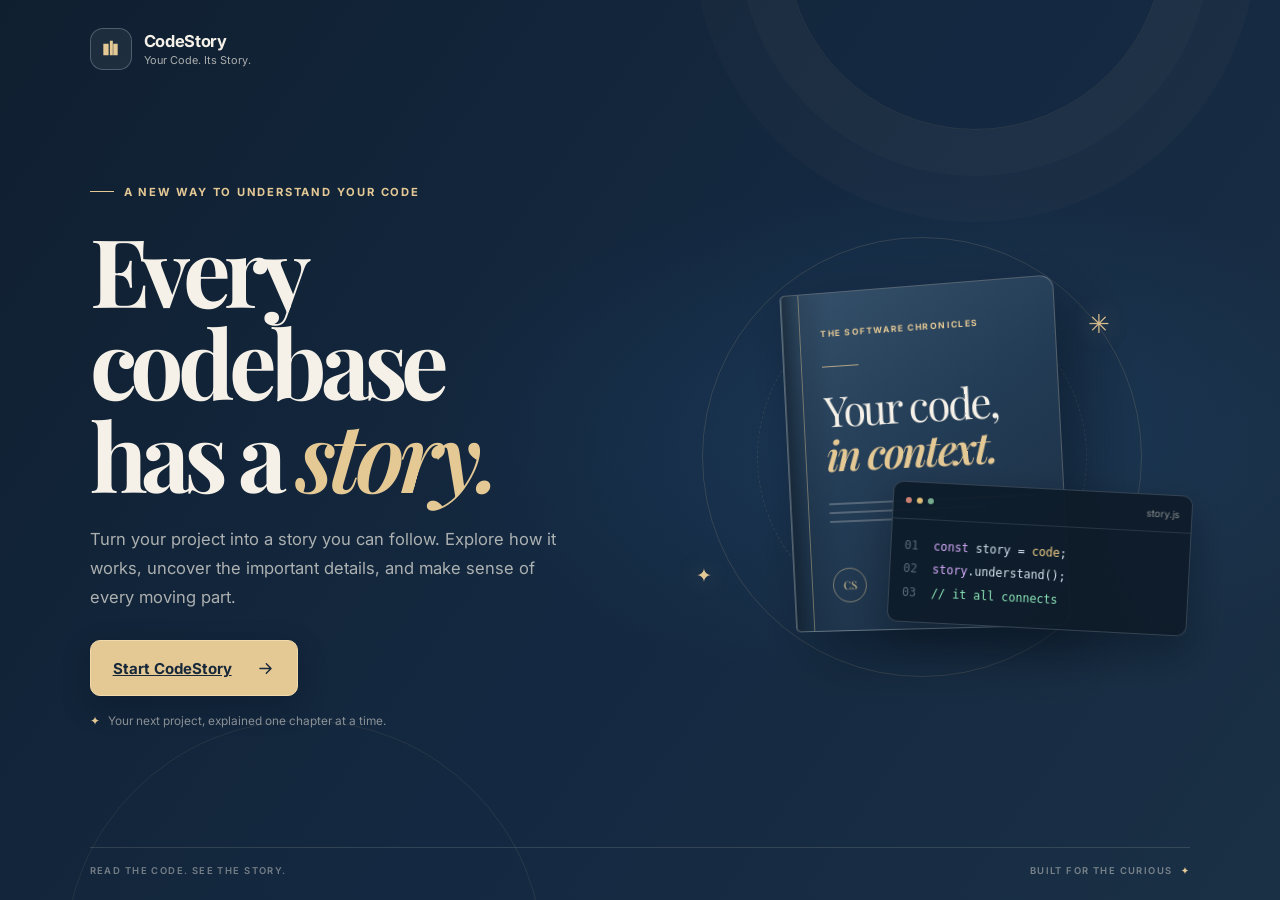
<file: index.html>
<!DOCTYPE html>
<html lang="en">
  <head>
    <meta charset="UTF-8" />
    <meta name="viewport" content="width=device-width, initial-scale=1.0" />
    <meta name="theme-color" content="#142941" />
    <title>CodeStory - Your Code. Its Story.</title>
    <link rel="preconnect" href="https://fonts.googleapis.com" />
    <link rel="preconnect" href="https://fonts.gstatic.com" crossorigin />
    <link href="https://fonts.googleapis.com/css2?family=Inter:wght@400;500;600;700;800&family=Libre+Baskerville:wght@400;700&family=Playfair+Display:wght@600;700;800;900&display=swap" rel="stylesheet" />
    <link rel="stylesheet" href="css/pages/splash.css" />
  </head>
  <body>
    <main class="splash-screen" id="splash-screen" aria-labelledby="splash-title">
      <div class="splash-glow splash-glow-one" aria-hidden="true"></div>
      <div class="splash-glow splash-glow-two" aria-hidden="true"></div>
      <header class="splash-brand">
        <span class="splash-brand-mark" aria-hidden="true">
          <svg viewBox="0 0 64 64"><path d="M15 18.5h10v27H15zm24 0h10v27H39zm-8.5-7h7v34h-7zm-10 7h7v27h-7zm18 0h7v27h-7z" fill="currentColor"/></svg>
        </span>
        <span class="splash-brand-copy"><strong>CodeStory</strong><small>Your Code. Its Story.</small></span>
      </header>

      <div class="splash-content">
        <section class="splash-intro">
          <p class="splash-eyebrow"><span></span> A new way to understand your code</p>
          <h1 id="splash-title">Every codebase<br />has a <em>story.</em></h1>
          <p class="splash-description">Turn your project into a story you can follow. Explore how it works, uncover the important details, and make sense of every moving part.</p>
          <a class="splash-start-button" href="dashboard.html">
            <span>Start CodeStory</span>
            <svg viewBox="0 0 24 24" aria-hidden="true"><path d="M5 12h14m0 0-6-6m6 6-6 6" fill="none" stroke="currentColor" stroke-width="1.8" stroke-linecap="round" stroke-linejoin="round"/></svg>
          </a>
          <p class="splash-note"><span aria-hidden="true">✦</span> Your next project, explained one chapter at a time.</p>
        </section>

        <div class="splash-art" aria-hidden="true">
          <div class="splash-orbit splash-orbit-outer"></div>
          <div class="splash-orbit splash-orbit-inner"></div>
          <div class="splash-art-book">
            <span class="splash-book-spine"></span>
            <span class="splash-book-kicker">THE SOFTWARE CHRONICLES</span>
            <span class="splash-book-rule"></span>
            <span class="splash-book-title">Your code,<br /><em>in context.</em></span>
            <span class="splash-book-lines"><i></i><i></i><i></i></span>
            <span class="splash-book-mark">CS</span>
          </div>
          <div class="splash-code-card">
            <div class="splash-code-top"><span></span><span></span><span></span><small>story.js</small></div>
            <code><b>01</b> <i>const</i> story = <em>code</em>;<br /><b>02</b> <i>story</i>.understand();<br /><b>03</b> <strong>// it all connects</strong></code>
          </div>
          <span class="splash-spark splash-spark-one">✳</span>
          <span class="splash-spark splash-spark-two">✦</span>
        </div>
      </div>

      <footer class="splash-footer"><span>READ THE CODE. SEE THE STORY.</span><span>BUILT FOR THE CURIOUS <b>✦</b></span></footer>
    </main>
  </body>
</html>
</file>
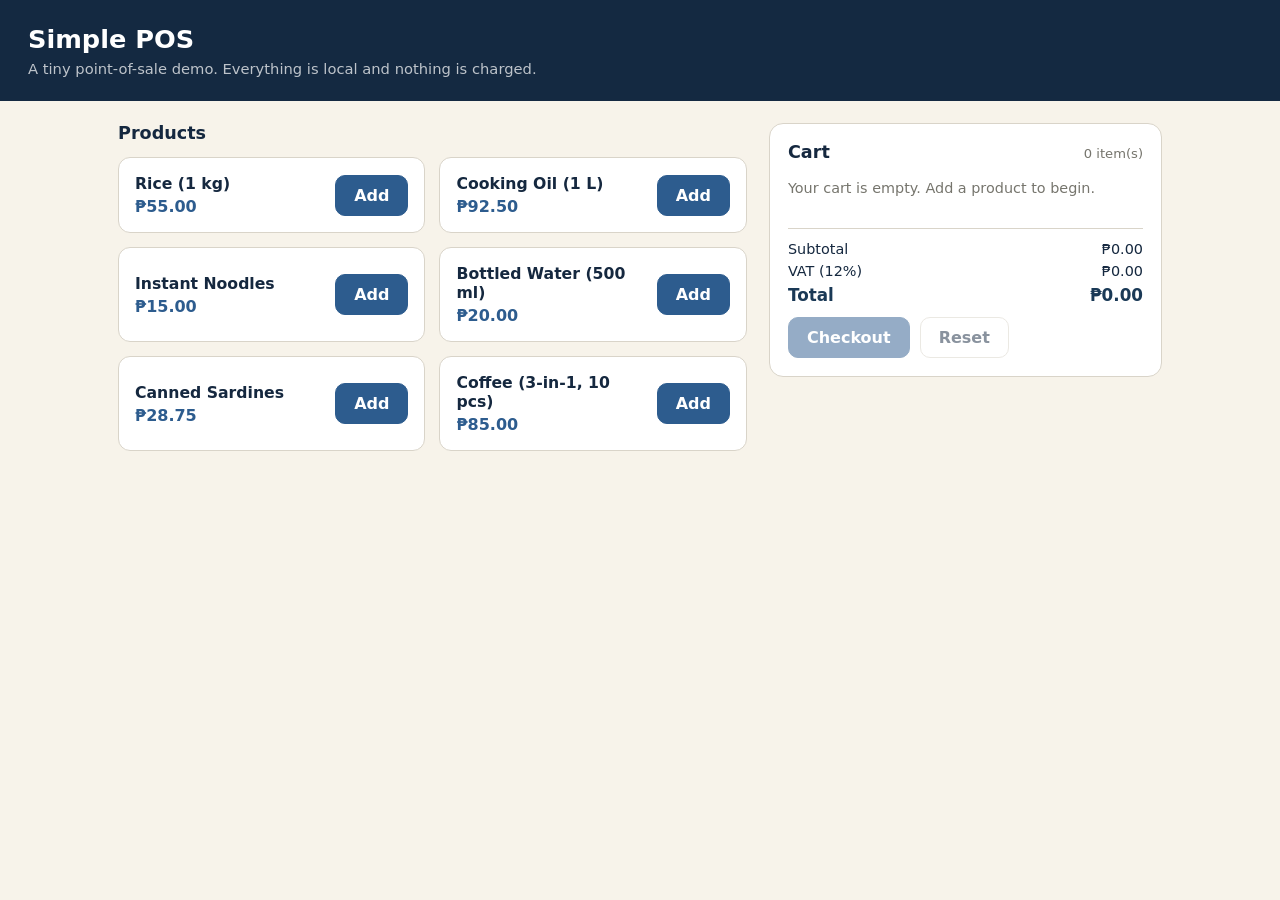
<file: simple-pos-demo/index.html>
<!DOCTYPE html>
<html lang="en">

<head>
  <meta charset="UTF-8" />
  <meta name="viewport" content="width=device-width, initial-scale=1.0" />
  <title>Simple POS - CodeStory Demo</title>
  <link rel="stylesheet" href="css/style.css" />
</head>

<body>
  <header class="pos-header">
    <h1>Simple POS</h1>
    <p>A tiny point-of-sale demo. Everything is local and nothing is charged.</p>
  </header>

  <main class="pos-layout">
    <section class="pos-products" aria-labelledby="productsHeading">
      <h2 id="productsHeading">Products</h2>
      <div class="product-grid" id="productGrid"></div>
    </section>

    <section class="pos-cart" aria-labelledby="cartHeading">
      <div class="cart-header">
        <h2 id="cartHeading">Cart</h2>
        <span class="cart-count"><span id="itemCount">0</span> item(s)</span>
      </div>

      <p class="cart-empty" id="cartEmpty">Your cart is empty. Add a product to begin.</p>
      <ul class="cart-lines" id="cartLines"></ul>

      <div class="cart-totals">
        <p><span>Subtotal</span><span id="subtotalValue">&#8369;0.00</span></p>
        <p><span id="vatLabel">VAT (12%)</span><span id="vatValue">&#8369;0.00</span></p>
        <p class="cart-total"><span>Total</span><span id="totalValue">&#8369;0.00</span></p>
      </div>

      <div class="cart-actions">
        <button class="pos-button primary" type="button" id="checkoutButton" disabled>Checkout</button>
        <button class="pos-button" type="button" id="resetButton" disabled>Reset</button>
      </div>
    </section>
  </main>

  <section class="pos-receipt" id="receipt" aria-live="polite" hidden></section>

  <script type="module" src="js/app.js"></script>
</body>

</html>
</file>
<file: css/pages/splash.css>
﻿/* CodeStory - pages/splash.css
   Styles for the landing / splash screen (index.html). */

* { box-sizing: border-box; }

html, body {
  min-height: 100%;
  margin: 0;
  font-family: 'Inter', sans-serif;
}

body {
  min-height: 100vh;
}

.splash-screen {
  --splash-ink: #f5f1e8;
  --splash-muted: rgba(245, 241, 232, 0.68);
  position: relative;
  isolation: isolate;
  display: flex;
  flex-direction: column;
  min-height: 100vh;
  min-height: 100svh;
  overflow: hidden;
  padding: 28px clamp(24px, 7vw, 108px) 24px;
  background:
    radial-gradient(ellipse at 72% 48%, rgba(45, 92, 142, 0.26), transparent 38%),
    linear-gradient(125deg, #101f30 0%, #142941 54%, #1a3045 100%);
  color: var(--splash-ink);
}

.splash-glow {
  position: absolute;
  z-index: -1;
  width: 380px;
  height: 380px;
  border: 1px solid rgba(229, 202, 147, 0.09);
  border-radius: 50%;
  pointer-events: none;
}

.splash-glow-one {
  top: -250px;
  right: 9%;
  box-shadow: 0 0 0 46px rgba(229, 202, 147, 0.025), 0 0 0 92px rgba(229, 202, 147, 0.02);
}

.splash-glow-two {
  bottom: -300px;
  left: 5%;
  width: 480px;
  height: 480px;
}

.splash-brand {
  display: inline-flex;
  align-items: center;
  gap: 12px;
  align-self: flex-start;
}

.splash-brand-mark {
  display: grid;
  width: 42px;
  height: 42px;
  place-items: center;
  border: 1px solid rgba(223, 234, 249, 0.25);
  border-radius: 13px;
  background: rgba(255, 255, 255, 0.06);
  color: #e5c995;
}

.splash-brand-mark svg {
  width: 27px;
  height: 27px;
}

.splash-brand-copy strong,
.splash-brand-copy small {
  display: block;
}

.splash-brand-copy strong {
  font-size: 1.03rem;
  letter-spacing: -0.02em;
}

.splash-brand-copy small {
  margin-top: 2px;
  color: var(--splash-muted);
  font-size: 0.68rem;
}

.splash-content {
  display: grid;
  grid-template-columns: minmax(0, 0.95fr) minmax(360px, 1.05fr);
  align-items: center;
  gap: clamp(28px, 6vw, 96px);
  width: min(1180px, 100%);
  flex: 1;
  margin: 0 auto;
  padding: 44px 0 48px;
}

.splash-intro {
  max-width: 570px;
}

.splash-eyebrow {
  display: flex;
  align-items: center;
  gap: 10px;
  margin: 0 0 24px;
  color: #e5c995;
  font-size: 0.7rem;
  font-weight: 700;
  letter-spacing: 0.16em;
  text-transform: uppercase;
}

.splash-eyebrow span {
  width: 24px;
  height: 1px;
  background: currentColor;
}

.splash-intro h1 {
  margin: 0;
  color: var(--splash-ink);
  font-family: 'Playfair Display', Georgia, serif;
  font-size: clamp(3.7rem, 7.4vw, 6.6rem);
  font-weight: 700;
  letter-spacing: -0.065em;
  line-height: 0.98;
}

.splash-intro h1 em {
  color: #e5c995;
  font-weight: 600;
}

.splash-description {
  max-width: 470px;
  margin: 24px 0 28px;
  color: var(--splash-muted);
  font-size: clamp(0.95rem, 1.3vw, 1.08rem);
  line-height: 1.75;
}

.splash-start-button {
  display: inline-flex;
  align-items: center;
  justify-content: center;
  gap: 24px;
  min-height: 56px;
  padding: 0 22px;
  border: 1px solid #f1d9a9;
  border-radius: 10px;
  background: #e5c995;
  box-shadow: 0 10px 30px rgba(4, 12, 21, 0.24);
  color: #17283a;
  font-size: 0.94rem;
  font-weight: 700;
  transition: transform 180ms ease, background-color 180ms ease, box-shadow 180ms ease;
}

.splash-start-button:hover {
  transform: translateY(-2px);
  background: #f0d9ad;
  box-shadow: 0 14px 34px rgba(4, 12, 21, 0.32);
}

.splash-start-button:focus-visible {
  outline: 3px solid #fff;
  outline-offset: 4px;
}

.splash-start-button svg {
  width: 19px;
  height: 19px;
}

.splash-note {
  display: flex;
  align-items: center;
  gap: 8px;
  margin: 18px 0 0;
  color: rgba(245, 241, 232, 0.52);
  font-size: 0.74rem;
}

.splash-note span {
  color: #e5c995;
}

.splash-art {
  position: relative;
  display: grid;
  min-height: 450px;
  place-items: center;
  perspective: 1000px;
}

.splash-orbit {
  position: absolute;
  aspect-ratio: 1;
  border: 1px solid rgba(229, 201, 149, 0.15);
  border-radius: 50%;
}

.splash-orbit-outer {
  width: min(92%, 440px);
}

.splash-orbit-inner {
  width: min(70%, 330px);
  border-style: dashed;
  border-color: rgba(229, 201, 149, 0.12);
}

.splash-art-book {
  position: relative;
  z-index: 1;
  display: flex;
  flex-direction: column;
  width: min(278px, 66%);
  min-height: 344px;
  padding: 36px 30px 28px 40px;
  overflow: hidden;
  border: 1px solid rgba(245, 241, 232, 0.26);
  border-radius: 5px 14px 14px 5px;
  background:
    linear-gradient(90deg, rgba(8, 19, 30, 0.55) 0, rgba(8, 19, 30, 0.16) 7%, transparent 18%),
    linear-gradient(145deg, #36516b 0%, #233c55 48%, #192d42 100%);
  box-shadow: 20px 24px 60px rgba(2, 9, 16, 0.42), inset 1px 0 rgba(255, 255, 255, 0.2);
  transform: rotateY(-9deg) rotateZ(-3deg);
}

.splash-book-spine {
  position: absolute;
  top: 0;
  bottom: 0;
  left: 18px;
  width: 1px;
  background: rgba(229, 201, 149, 0.42);
}

.splash-book-kicker {
  color: #e5c995;
  font-size: 0.54rem;
  font-weight: 700;
  letter-spacing: 0.18em;
}

.splash-book-rule {
  width: 38px;
  height: 1px;
  margin-top: 28px;
  background: rgba(229, 201, 149, 0.72);
}

.splash-book-title {
  margin-top: 22px;
  font-family: 'Playfair Display', Georgia, serif;
  font-size: clamp(1.9rem, 3.3vw, 2.65rem);
  letter-spacing: -0.055em;
  line-height: 1.06;
}

.splash-book-title em {
  color: #e5c995;
  font-weight: 600;
}

.splash-book-lines {
  display: grid;
  gap: 7px;
  margin-top: 26px;
}

.splash-book-lines i {
  display: block;
  width: 100%;
  height: 2px;
  border-radius: 2px;
  background: rgba(245, 241, 232, 0.24);
}

.splash-book-lines i:nth-child(2) {
  width: 78%;
}

.splash-book-lines i:nth-child(3) {
  width: 58%;
}

.splash-book-mark {
  display: grid;
  width: 35px;
  height: 35px;
  margin-top: auto;
  place-items: center;
  border: 1px solid rgba(229, 201, 149, 0.5);
  border-radius: 50%;
  color: #e5c995;
  font-family: 'Playfair Display', Georgia, serif;
  font-size: 0.72rem;
}

.splash-code-card {
  position: absolute;
  z-index: 2;
  right: 0;
  bottom: 52px;
  width: min(300px, 61%);
  padding: 0 0 17px;
  border: 1px solid rgba(204, 221, 238, 0.2);
  border-radius: 10px;
  background: rgba(13, 27, 41, 0.94);
  box-shadow: 0 18px 40px rgba(2, 9, 16, 0.35);
  transform: rotate(3deg);
}

.splash-code-top {
  display: flex;
  align-items: center;
  gap: 5px;
  height: 37px;
  padding: 0 12px;
  border-bottom: 1px solid rgba(204, 221, 238, 0.13);
}

.splash-code-top > span {
  width: 6px;
  height: 6px;
  border-radius: 50%;
  background: #c98073;
}

.splash-code-top > span:nth-child(2) { background: #dfbc77; }
.splash-code-top > span:nth-child(3) { background: #77ad8f; }

.splash-code-top small {
  margin-left: auto;
  color: rgba(245, 241, 232, 0.54);
  font-size: 0.61rem;
}

.splash-code-card code {
  display: block;
  padding: 15px 13px 0;
  color: #d7e5f2;
  font-family: Consolas, monospace;
  font-size: clamp(0.6rem, 1vw, 0.73rem);
  line-height: 2;
  white-space: nowrap;
}

.splash-code-card code b {
  margin-right: 8px;
  color: rgba(214, 227, 240, 0.38);
  font-weight: 400;
}

.splash-code-card code i { color: #d8aeff; font-style: normal; }
.splash-code-card code em { color: #f5d28a; font-style: normal; }
.splash-code-card code strong { color: #8ce7b9; font-weight: 500; }

.splash-spark {
  position: absolute;
  color: #e5c995;
  text-shadow: 0 0 24px rgba(229, 201, 149, 0.4);
}

.splash-spark-one {
  top: 17%;
  right: 15%;
  font-size: 1.6rem;
}

.splash-spark-two {
  bottom: 21%;
  left: 8%;
  font-size: 1.2rem;
}

.splash-footer {
  display: flex;
  justify-content: space-between;
  gap: 16px;
  padding-top: 17px;
  border-top: 1px solid rgba(245, 241, 232, 0.13);
  color: rgba(245, 241, 232, 0.43);
  font-size: 0.59rem;
  font-weight: 600;
  letter-spacing: 0.15em;
}

.splash-footer b {
  padding-left: 5px;
  color: #e5c995;
}

@media (max-width: 760px) {
  .splash-screen {
    padding: 20px 24px 18px;
  }

  .splash-content {
    grid-template-columns: 1fr;
    gap: 4px;
    padding: 52px 0 38px;
  }

  .splash-intro {
    position: relative;
    z-index: 3;
    margin: 0 auto;
  }

  .splash-intro h1 {
    font-size: clamp(3.35rem, 12vw, 5.4rem);
  }

  .splash-description {
    max-width: 500px;
    margin: 18px 0 22px;
  }

  .splash-art {
    min-height: clamp(270px, 66vw, 380px);
    margin-top: 8px;
  }

  .splash-art-book {
    width: min(230px, 58%);
    min-height: 280px;
    padding: 28px 24px 22px 34px;
  }

  .splash-book-title {
    font-size: clamp(1.8rem, 7vw, 2.3rem);
  }

  .splash-code-card {
    right: 4%;
    bottom: 24px;
    width: min(270px, 58%);
  }
}

@media (max-width: 420px) {
  .splash-screen {
    padding-right: 20px;
    padding-left: 20px;
  }

  .splash-content {
    padding-top: 42px;
    padding-bottom: 26px;
  }

  .splash-eyebrow {
    font-size: 0.61rem;
    letter-spacing: 0.12em;
  }

  .splash-description {
    font-size: 0.91rem;
  }

  .splash-art {
    min-height: 260px;
  }

  .splash-art-book {
    min-height: 245px;
  }

  .splash-code-card {
    bottom: 10px;
  }

  .splash-footer {
    font-size: 0.48rem;
    letter-spacing: 0.09em;
  }
}

@media (max-width: 760px) and (max-height: 560px) {
  .splash-screen {
    padding-top: 14px;
    padding-bottom: 14px;
  }

  .splash-brand-mark {
    width: 36px;
    height: 36px;
  }

  .splash-brand-mark svg {
    width: 23px;
    height: 23px;
  }

  .splash-content {
    display: block;
    padding: 22px 0 14px;
  }

  .splash-eyebrow {
    margin-bottom: 12px;
  }

  .splash-intro h1 {
    font-size: clamp(2.7rem, 9vw, 3.5rem);
  }

  .splash-description {
    margin: 12px 0 16px;
    font-size: 0.88rem;
    line-height: 1.55;
  }

  .splash-note {
    margin-top: 12px;
  }

  .splash-art {
    display: none;
  }

  .splash-footer {
    margin-top: auto;
  }
}

@media (prefers-reduced-motion: reduce) {
  .splash-start-button {
    transition: none;
  }
}
</file>
<file: simple-pos-demo/css/style.css>
/* Simple POS - css/style.css
   Clean, simple styling for the point-of-sale demo. No external fonts or
   assets are used. */

:root {
  --navy: #142941;
  --blue: #2d5c8e;
  --blue-deep: #1a3956;
  --ivory: #f7f3ea;
  --card: #ffffff;
  --border: #d9d4c9;
  --text: #15283f;
  --muted: #76756d;
  --success: #4b7a5a;
  --danger: #a5402f;
}

* {
  box-sizing: border-box;
}

body {
  margin: 0;
  min-height: 100vh;
  font-family: 'Segoe UI', system-ui, -apple-system, sans-serif;
  background: var(--ivory);
  color: var(--text);
}

h1,
h2,
h3 {
  margin: 0;
}

button {
  font: inherit;
  cursor: pointer;
}

.pos-header {
  padding: 24px 28px;
  background: var(--navy);
  color: #fff;
}

.pos-header h1 {
  font-size: 1.6rem;
}

.pos-header p {
  margin: 6px 0 0;
  color: rgba(255, 255, 255, 0.72);
  font-size: 0.92rem;
}

.pos-layout {
  display: grid;
  grid-template-columns: minmax(0, 1.6fr) minmax(320px, 1fr);
  gap: 22px;
  padding: 22px 28px 40px;
  max-width: 1100px;
  margin: 0 auto;
}

.pos-products h2,
.pos-cart h2 {
  font-size: 1.1rem;
}

.product-grid {
  display: grid;
  grid-template-columns: repeat(auto-fill, minmax(220px, 1fr));
  gap: 14px;
  margin-top: 14px;
}

.product-card {
  display: flex;
  align-items: center;
  justify-content: space-between;
  gap: 12px;
  padding: 16px;
  background: var(--card);
  border: 1px solid var(--border);
  border-radius: 12px;
}

.product-info h3 {
  font-size: 0.98rem;
  font-weight: 600;
}

.product-price {
  margin: 4px 0 0;
  color: var(--blue);
  font-weight: 700;
}

.pos-cart {
  padding: 18px;
  background: var(--card);
  border: 1px solid var(--border);
  border-radius: 14px;
  align-self: start;
  position: sticky;
  top: 18px;
}

.cart-header {
  display: flex;
  align-items: baseline;
  justify-content: space-between;
  gap: 10px;
}

.cart-count {
  font-size: 0.82rem;
  color: var(--muted);
}

.cart-empty {
  margin: 18px 0;
  color: var(--muted);
  font-size: 0.9rem;
}

.cart-lines {
  list-style: none;
  margin: 14px 0;
  padding: 0;
  display: flex;
  flex-direction: column;
  gap: 12px;
}

.cart-line {
  display: grid;
  grid-template-columns: 1fr auto;
  gap: 6px 10px;
  padding-bottom: 12px;
  border-bottom: 1px dashed var(--border);
}

.cart-line-name {
  display: block;
  font-weight: 600;
  font-size: 0.92rem;
}

.cart-line-price {
  color: var(--muted);
  font-size: 0.8rem;
}

.cart-line-controls {
  display: flex;
  align-items: center;
  gap: 8px;
}

.qty-button {
  width: 28px;
  height: 28px;
  border: 1px solid var(--border);
  border-radius: 8px;
  background: #fff;
  color: var(--text);
  font-weight: 700;
  line-height: 1;
}

.qty-button:hover {
  border-color: var(--blue);
  color: var(--blue);
}

.qty-value {
  min-width: 20px;
  text-align: center;
  font-weight: 600;
}

.cart-line-subtotal {
  justify-self: end;
  font-weight: 700;
}

.remove-button {
  justify-self: end;
  border: 0;
  background: none;
  padding: 0;
  color: var(--danger);
  font-size: 0.78rem;
  text-decoration: underline;
}

.cart-totals {
  margin-top: 6px;
  padding-top: 12px;
  border-top: 1px solid var(--border);
}

.cart-totals p {
  display: flex;
  justify-content: space-between;
  margin: 0 0 6px;
  font-size: 0.9rem;
}

.cart-total {
  font-size: 1.05rem !important;
  font-weight: 700;
  color: var(--blue-deep);
}

.cart-actions {
  display: flex;
  gap: 10px;
  margin-top: 12px;
}

.pos-button {
  padding: 10px 18px;
  border: 1px solid var(--border);
  border-radius: 10px;
  background: #fff;
  color: var(--text);
  font-weight: 600;
}

.pos-button.primary {
  border-color: var(--blue);
  background: var(--blue);
  color: #fff;
}

.pos-button.primary:hover:not(:disabled) {
  background: var(--blue-deep);
}

.pos-button:disabled {
  opacity: 0.5;
  cursor: not-allowed;
}

.pos-receipt {
  max-width: 1100px;
  margin: 0 auto;
  padding: 0 28px 48px;
}

.receipt-card {
  max-width: 420px;
  padding: 20px;
  background: var(--card);
  border: 1px solid var(--border);
  border-radius: 14px;
}

.receipt-card h3 {
  font-size: 1.05rem;
}

.receipt-meta {
  margin: 6px 0 14px;
  color: var(--muted);
  font-size: 0.78rem;
}

.receipt-lines,
.receipt-totals {
  list-style: none;
  margin: 0;
  padding: 0;
}

.receipt-lines li,
.receipt-totals p {
  display: flex;
  justify-content: space-between;
  gap: 12px;
  margin: 0 0 6px;
  font-size: 0.88rem;
}

.receipt-totals {
  margin-top: 10px;
  padding-top: 10px;
  border-top: 1px dashed var(--border);
}

.receipt-total {
  font-size: 1.05rem !important;
  font-weight: 700;
  color: var(--blue-deep);
}

.receipt-note {
  margin: 14px 0 0;
  color: var(--muted);
  font-size: 0.78rem;
}

@media (max-width: 820px) {
  .pos-layout {
    grid-template-columns: 1fr;
  }

  .pos-cart {
    position: static;
  }
}
</file>
